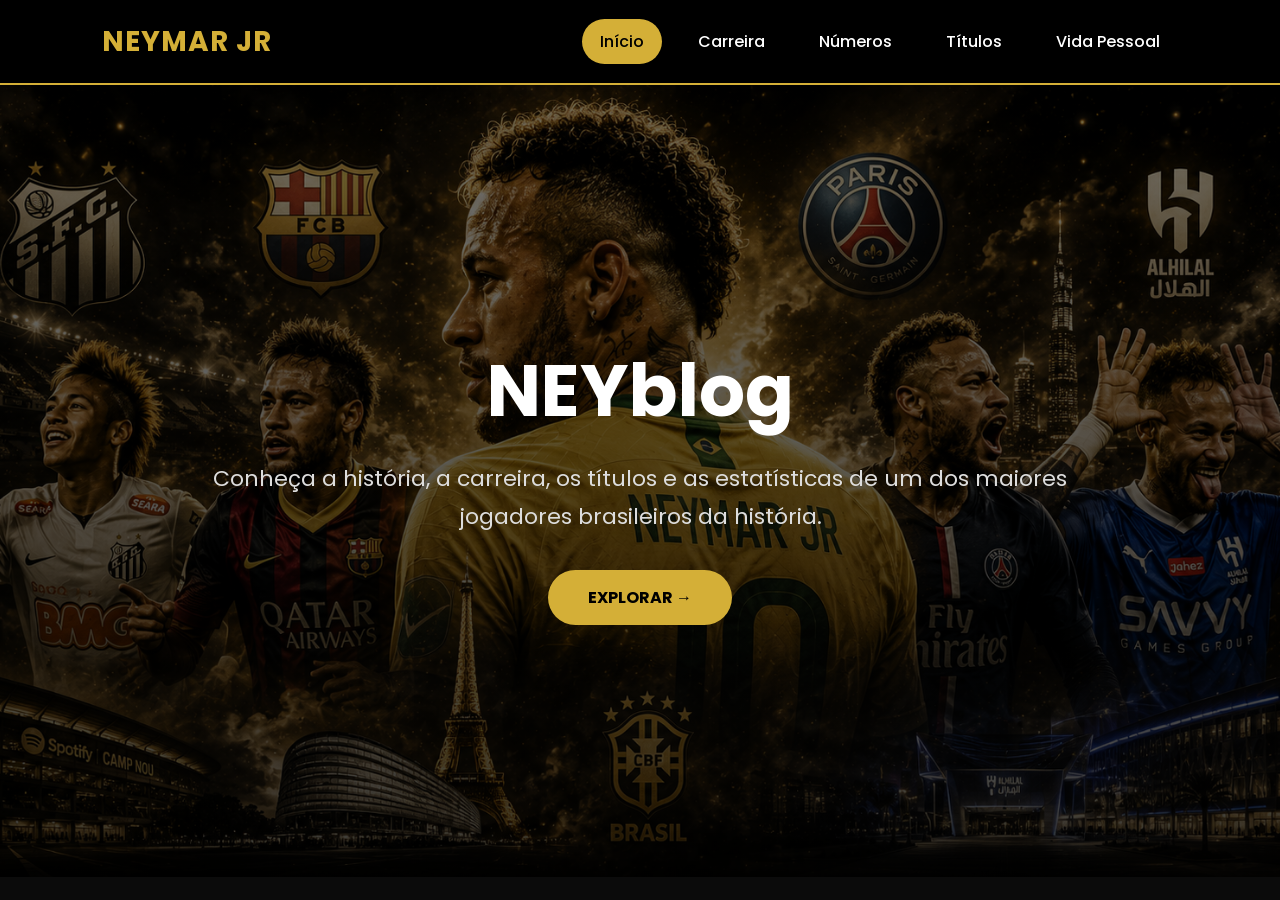
<file: index.html>
<!DOCTYPE html>
<html lang="pt-BR">

<head>

<meta charset="UTF-8">
<meta name="viewport" content="width=device-width, initial-scale=1.0">

<title>| Página Inicial</title>

<link rel="stylesheet" href="style.css">

<link rel="preconnect" href="https://fonts.googleapis.com">
<link rel="preconnect" href="https://fonts.gstatic.com" crossorigin>

<link href="https://fonts.googleapis.com/css2?family=Poppins:wght@300;400;500;600;700;800&display=swap" rel="stylesheet">

</head>

<body>

<header>

<div class="logo">

NEYMAR JR

</div>

<nav>

<a class="ativo" href="index.html">Início</a>

<a href="carreira.html">Carreira</a>

<a href="numeros.html">Números</a>

<a href="titulos.html">Títulos</a>

<a href="vida.html">Vida Pessoal</a>

</nav>

</header>

<section class="hero">

<div class="overlay"></div>

<div class="conteudo">

<h1>NEYblog</h1>

<p>

Conheça a história, a carreira, os títulos
e as estatísticas de um dos maiores jogadores
brasileiros da história.

</p>

<a href="carreira.html" class="btn">

EXPLORAR →

</a>

</div>

</section>
</file>
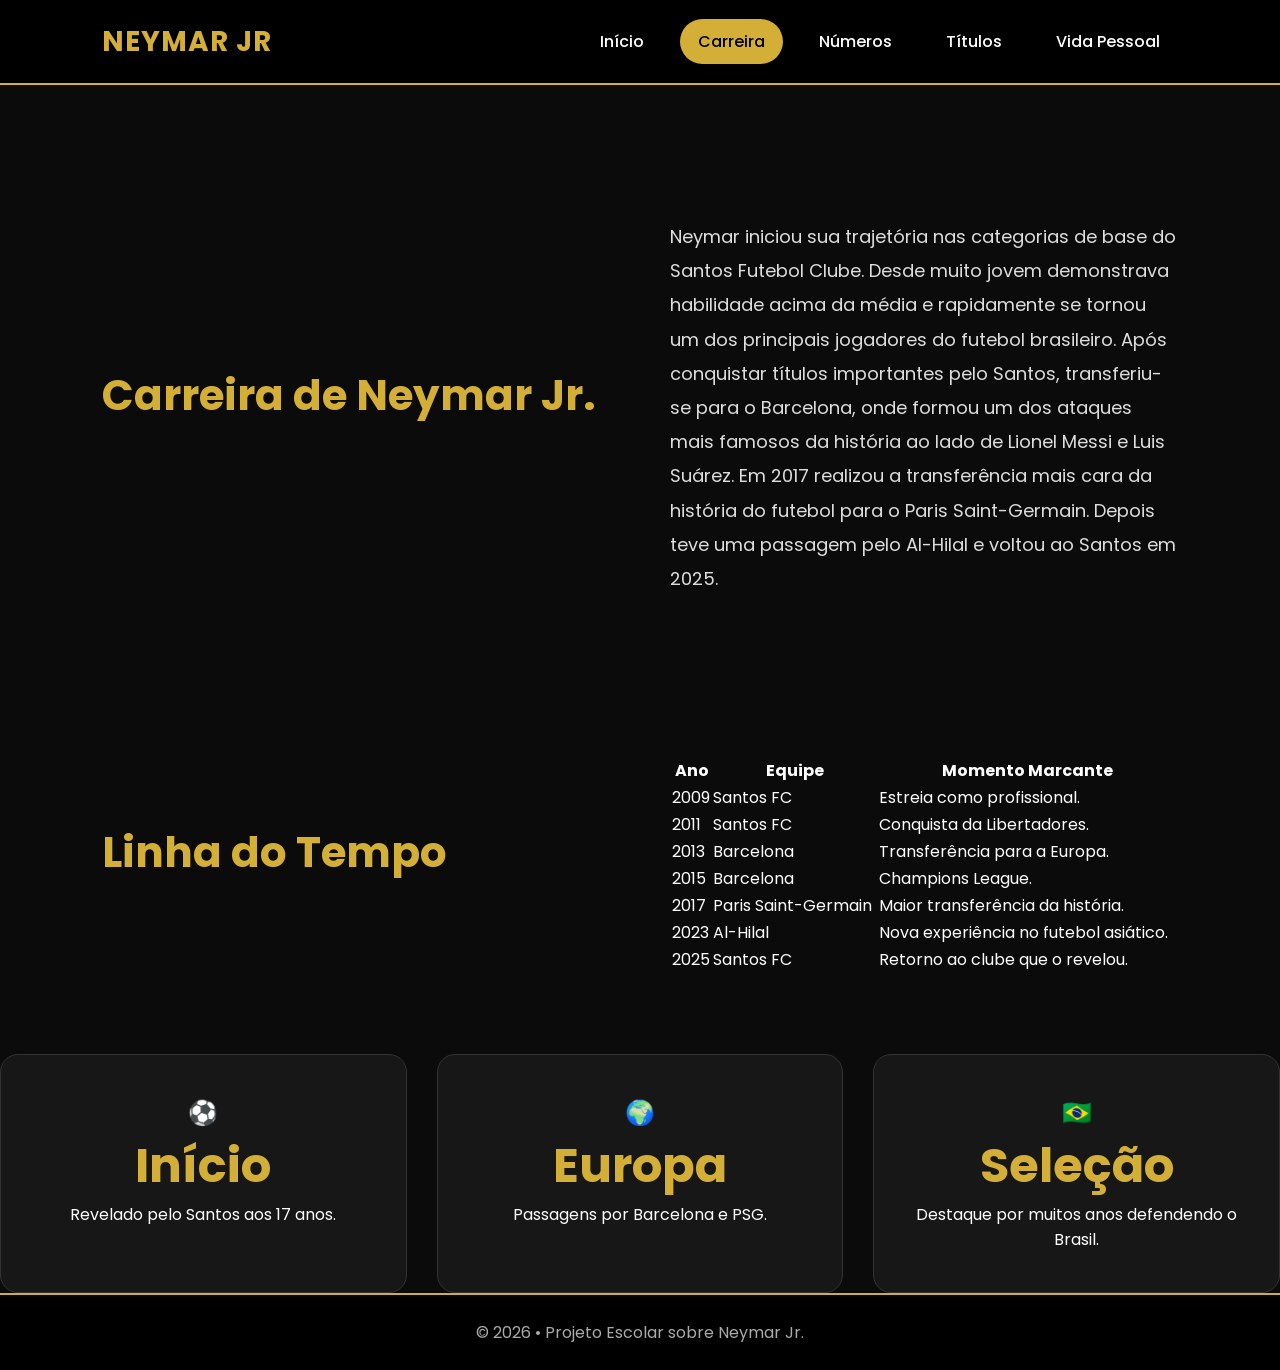
<file: carreira.html>
<!DOCTYPE html>
<html lang="pt-BR">

<head>

<meta charset="UTF-8">
<meta name="viewport" content="width=device-width, initial-scale=1.0">

<title>Carreira | Neymar Jr</title>

<link rel="stylesheet" href="style.css">

<link rel="preconnect" href="https://fonts.googleapis.com">
<link rel="preconnect" href="https://fonts.gstatic.com" crossorigin>

<link href="https://fonts.googleapis.com/css2?family=Poppins:wght@300;400;600;700&display=swap" rel="stylesheet">

</head>

<body>

<header>

<div class="logo">
 NEYMAR JR
</div>

<nav>

<a href="index.html">Início</a>

<a class="ativo" href="carreira.html">Carreira</a>

<a href="numeros.html">Números</a>

<a href="titulos.html">Títulos</a>

<a href="vida.html">Vida Pessoal</a>

</nav>

</header>

<section class="sobre" style="margin-top:140px;">

<h2>Carreira de Neymar Jr.</h2>

<p>

Neymar iniciou sua trajetória nas categorias de base do Santos Futebol Clube.
Desde muito jovem demonstrava habilidade acima da média e rapidamente se tornou
um dos principais jogadores do futebol brasileiro.

Após conquistar títulos importantes pelo Santos, transferiu-se para o Barcelona,
onde formou um dos ataques mais famosos da história ao lado de Lionel Messi e
Luis Suárez.

Em 2017 realizou a transferência mais cara da história do futebol para o Paris
Saint-Germain. Depois teve uma passagem pelo Al-Hilal e voltou ao Santos em 2025.

</p>

</section>

<section class="sobre">

<h2>Linha do Tempo</h2>

<table>

<tr>

<th>Ano</th>

<th>Equipe</th>

<th>Momento Marcante</th>

</tr>

<tr>

<td>2009</td>

<td>Santos FC</td>

<td>Estreia como profissional.</td>

</tr>

<tr>

<td>2011</td>

<td>Santos FC</td>

<td>Conquista da Libertadores.</td>

</tr>

<tr>

<td>2013</td>

<td>Barcelona</td>

<td>Transferência para a Europa.</td>

</tr>

<tr>

<td>2015</td>

<td>Barcelona</td>

<td>Champions League.</td>

</tr>

<tr>

<td>2017</td>

<td>Paris Saint-Germain</td>

<td>Maior transferência da história.</td>

</tr>

<tr>

<td>2023</td>

<td>Al-Hilal</td>

<td>Nova experiência no futebol asiático.</td>

</tr>

<tr>

<td>2025</td>

<td>Santos FC</td>

<td>Retorno ao clube que o revelou.</td>

</tr>

</table>

</section>

<section class="cards">

<div class="card">

<h2>⚽</h2>

<h3>Início</h3>

<p>

Revelado pelo Santos aos 17 anos.

</p>

</div>

<div class="card">

<h2>🌍</h2>

<h3>Europa</h3>

<p>

Passagens por Barcelona e PSG.

</p>

</div>

<div class="card">

<h2>🇧🇷</h2>

<h3>Seleção</h3>

<p>

Destaque por muitos anos defendendo o Brasil.

</p>

</div>

</section>

<footer>

<p>

© 2026 • Projeto Escolar sobre Neymar Jr.

</p>

</footer>

</body>

</html>
</file>
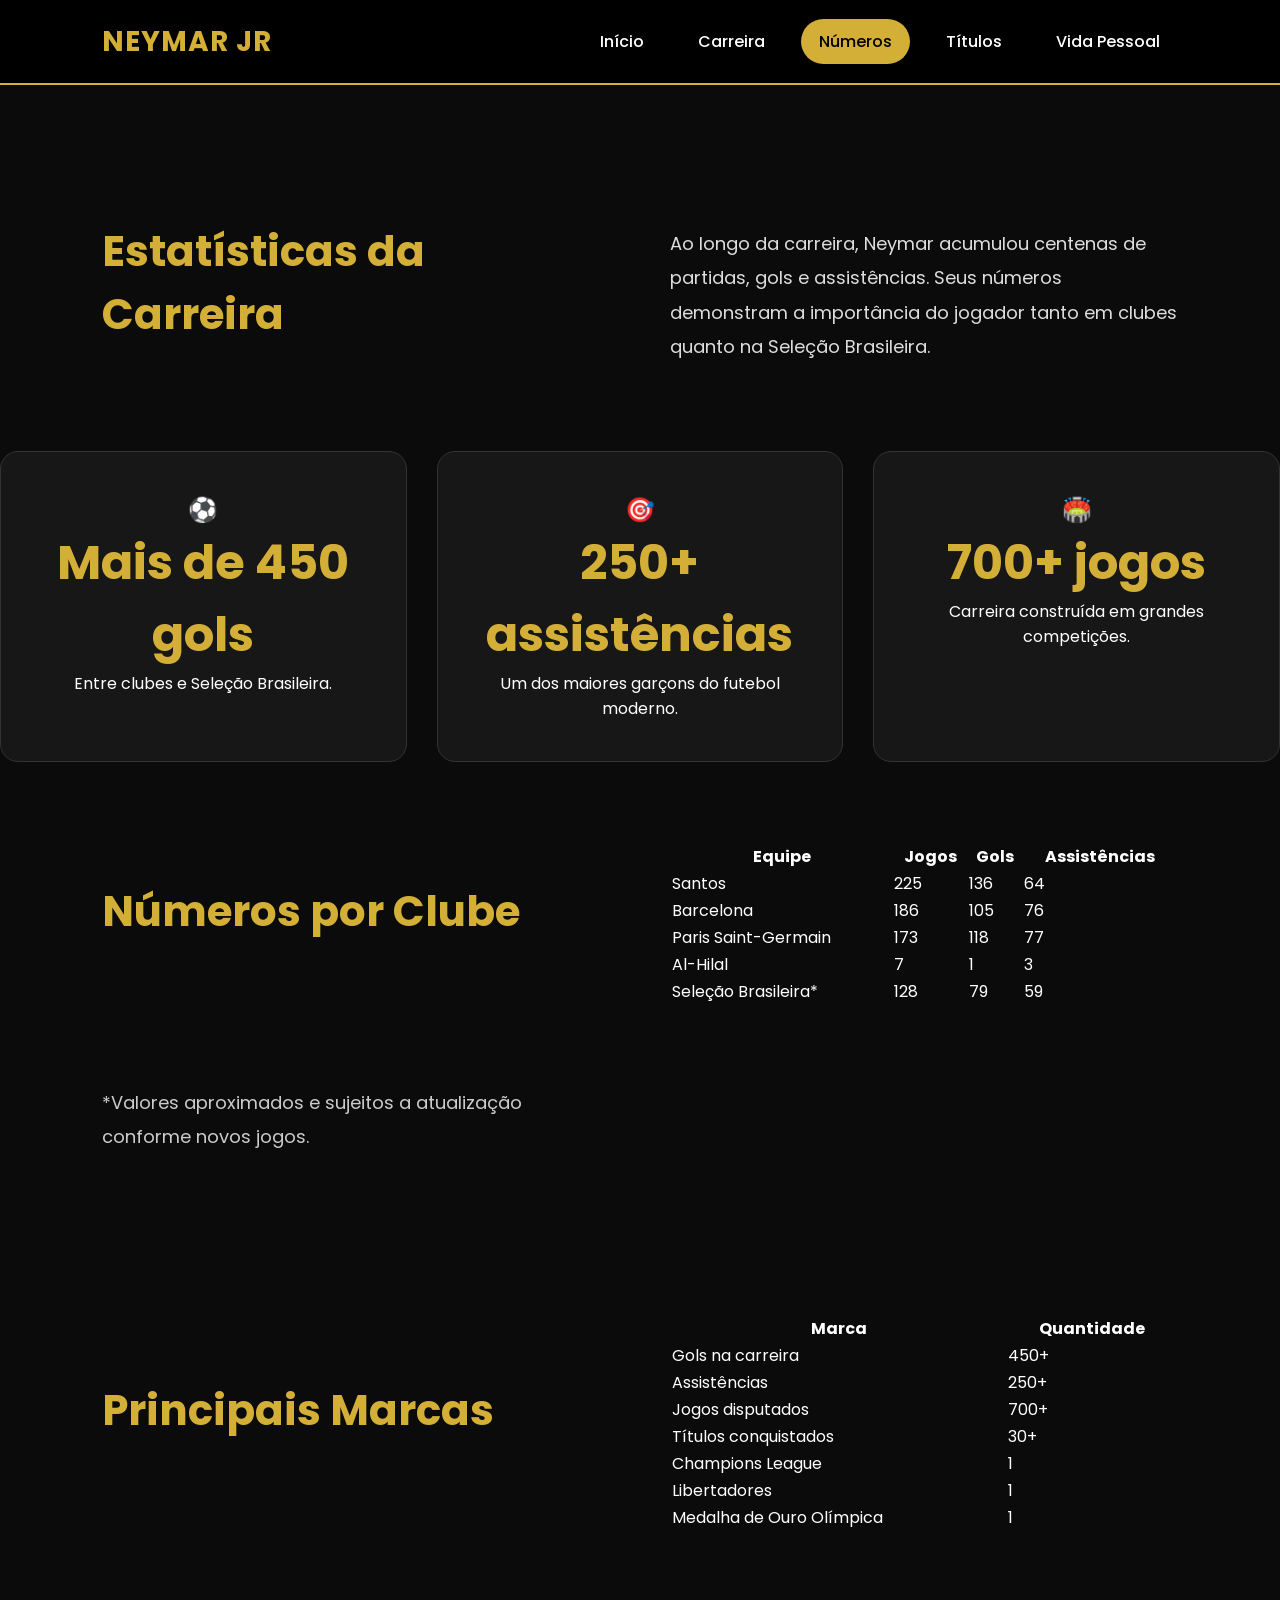
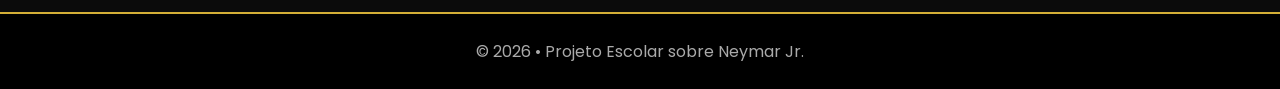
<file: numeros.html>
<!DOCTYPE html>
<html lang="pt-BR">

<head>

<meta charset="UTF-8">
<meta name="viewport" content="width=device-width, initial-scale=1.0">

<title>Números | Neymar Jr</title>

<link rel="stylesheet" href="style.css">

<link rel="preconnect" href="https://fonts.googleapis.com">
<link rel="preconnect" href="https://fonts.gstatic.com" crossorigin>

<link href="https://fonts.googleapis.com/css2?family=Poppins:wght@300;400;600;700&display=swap" rel="stylesheet">

</head>

<body>

<header>

<div class="logo">
NEYMAR JR
</div>

<nav>

<a href="index.html">Início</a>

<a href="carreira.html">Carreira</a>

<a class="ativo" href="numeros.html">Números</a>

<a href="titulos.html">Títulos</a>

<a href="vida.html">Vida Pessoal</a>

</nav>

</header>

<section class="sobre" style="margin-top:140px;">

<h2>Estatísticas da Carreira</h2>

<p>

Ao longo da carreira, Neymar acumulou centenas de partidas, gols e assistências.
Seus números demonstram a importância do jogador tanto em clubes quanto na Seleção Brasileira.

</p>

</section>

<section class="cards">

<div class="card">

<h2>⚽</h2>

<h3>Mais de 450 gols</h3>

<p>Entre clubes e Seleção Brasileira.</p>

</div>

<div class="card">

<h2>🎯</h2>

<h3>250+ assistências</h3>

<p>Um dos maiores garçons do futebol moderno.</p>

</div>

<div class="card">

<h2>🏟️</h2>

<h3>700+ jogos</h3>

<p>Carreira construída em grandes competições.</p>

</div>

</section>

<section class="sobre">

<h2>Números por Clube</h2>

<table>

<tr>

<th>Equipe</th>
<th>Jogos</th>
<th>Gols</th>
<th>Assistências</th>

</tr>

<tr>
<td>Santos</td>
<td>225</td>
<td>136</td>
<td>64</td>
</tr>

<tr>
<td>Barcelona</td>
<td>186</td>
<td>105</td>
<td>76</td>
</tr>

<tr>
<td>Paris Saint-Germain</td>
<td>173</td>
<td>118</td>
<td>77</td>
</tr>

<tr>
<td>Al-Hilal</td>
<td>7</td>
<td>1</td>
<td>3</td>
</tr>

<tr>
<td>Seleção Brasileira*</td>
<td>128</td>
<td>79</td>
<td>59</td>
</tr>

</table>

<p style="margin-top:20px; color:#ccc;">
*Valores aproximados e sujeitos a atualização conforme novos jogos.
</p>

</section>

<section class="sobre">

<h2>Principais Marcas</h2>

<table>

<tr>

<th>Marca</th>

<th>Quantidade</th>

</tr>

<tr>

<td>Gols na carreira</td>

<td>450+</td>

</tr>

<tr>

<td>Assistências</td>

<td>250+</td>

</tr>

<tr>

<td>Jogos disputados</td>

<td>700+</td>

</tr>

<tr>

<td>Títulos conquistados</td>

<td>30+</td>

</tr>

<tr>

<td>Champions League</td>

<td>1</td>

</tr>

<tr>

<td>Libertadores</td>

<td>1</td>

</tr>

<tr>

<td>Medalha de Ouro Olímpica</td>

<td>1</td>

</tr>

</table>

</section>

<footer>

<p>

© 2026 • Projeto Escolar sobre Neymar Jr.

</p>

</footer>

</body>

</html>
</file>
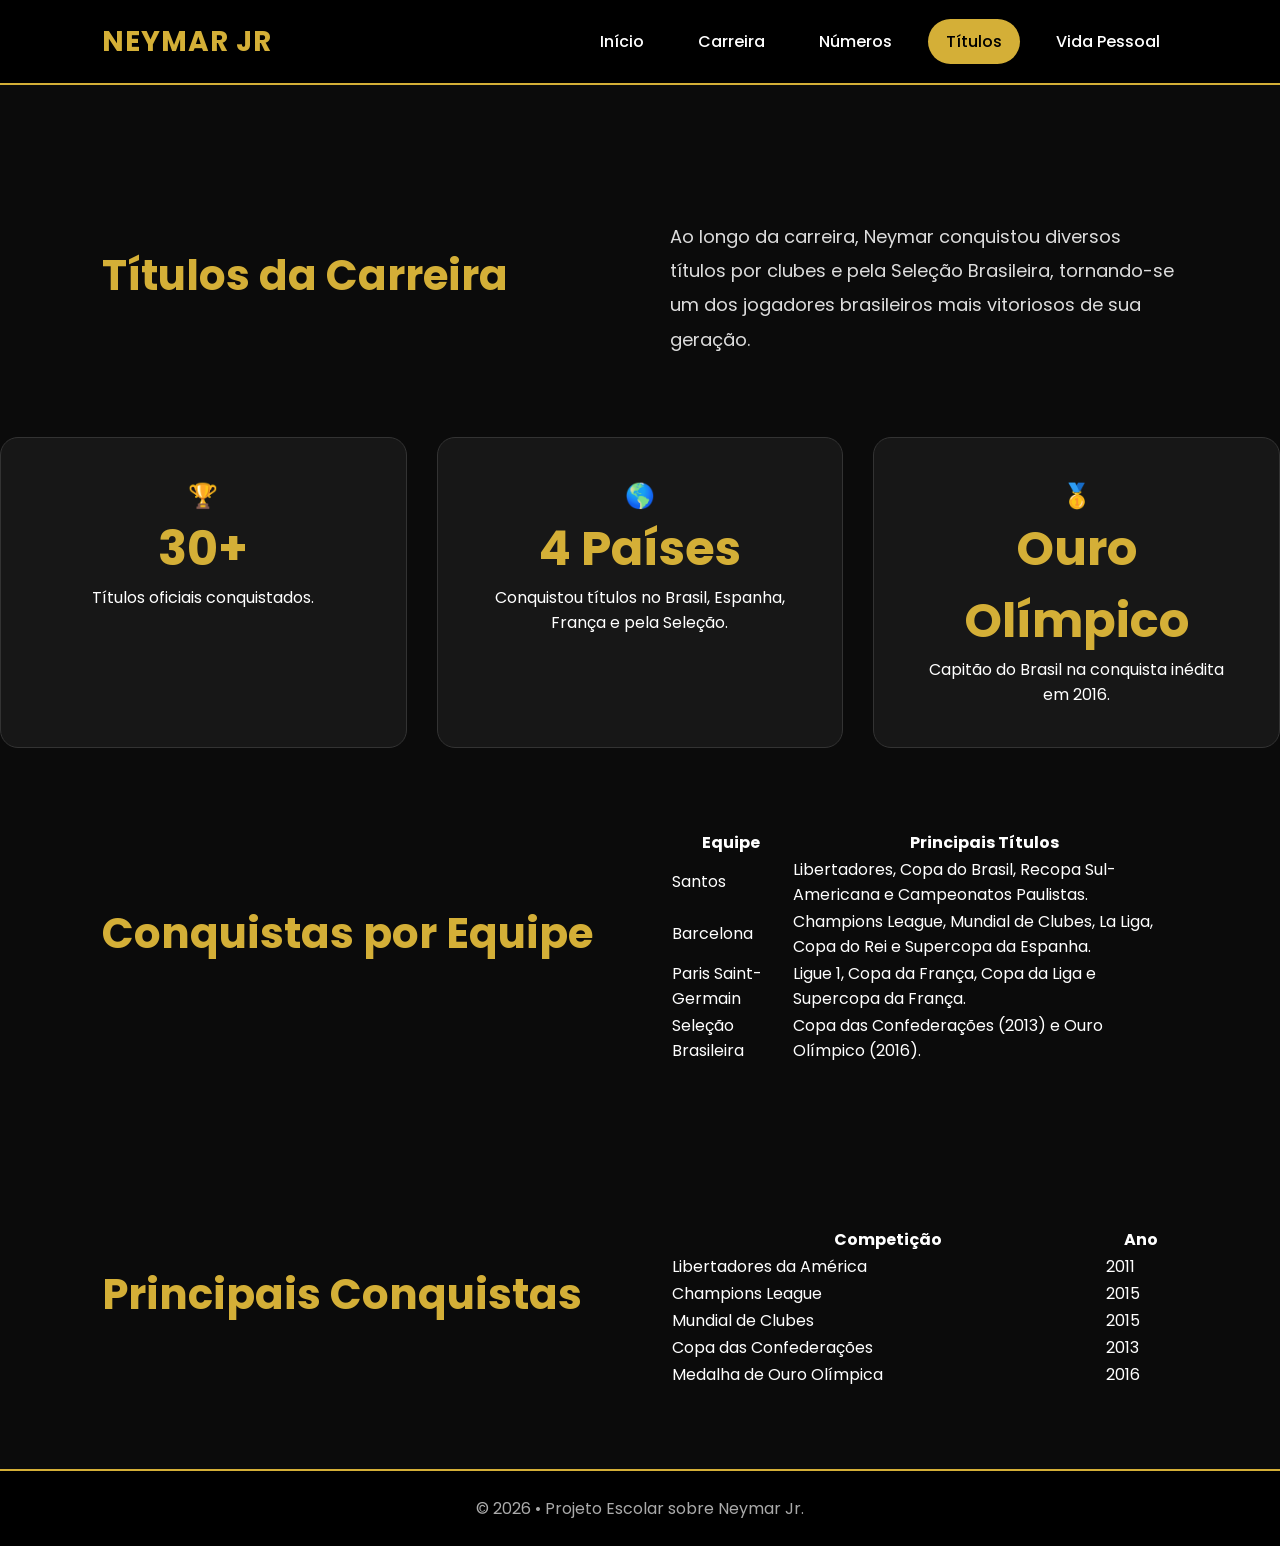
<file: titulos.html>
<!DOCTYPE html>
<html lang="pt-BR">

<head>

<meta charset="UTF-8">
<meta name="viewport" content="width=device-width, initial-scale=1.0">

<title>Títulos | Neymar Jr</title>

<link rel="stylesheet" href="style.css">

<link rel="preconnect" href="https://fonts.googleapis.com">
<link rel="preconnect" href="https://fonts.gstatic.com" crossorigin>

<link href="https://fonts.googleapis.com/css2?family=Poppins:wght@300;400;600;700&display=swap" rel="stylesheet">

</head>

<body>

<header>

<div class="logo">
NEYMAR JR
</div>

<nav>

<a href="index.html">Início</a>

<a href="carreira.html">Carreira</a>

<a href="numeros.html">Números</a>

<a class="ativo" href="titulos.html">Títulos</a>

<a href="vida.html">Vida Pessoal</a>

</nav>

</header>

<section class="sobre" style="margin-top:140px;">

<h2>Títulos da Carreira</h2>

<p>

Ao longo da carreira, Neymar conquistou diversos títulos por clubes e pela Seleção Brasileira, tornando-se um dos jogadores brasileiros mais vitoriosos de sua geração.

</p>

</section>

<section class="cards">

<div class="card">

<h2>🏆</h2>

<h3>30+</h3>

<p>Títulos oficiais conquistados.</p>

</div>

<div class="card">

<h2>🌎</h2>

<h3>4 Países</h3>

<p>Conquistou títulos no Brasil, Espanha, França e pela Seleção.</p>

</div>

<div class="card">

<h2>🥇</h2>

<h3>Ouro Olímpico</h3>

<p>Capitão do Brasil na conquista inédita em 2016.</p>

</div>

</section>

<section class="sobre">

<h2>Conquistas por Equipe</h2>

<table>

<tr>
<th>Equipe</th>
<th>Principais Títulos</th>
</tr>

<tr>
<td>Santos</td>
<td>Libertadores, Copa do Brasil, Recopa Sul-Americana e Campeonatos Paulistas.</td>
</tr>

<tr>
<td>Barcelona</td>
<td>Champions League, Mundial de Clubes, La Liga, Copa do Rei e Supercopa da Espanha.</td>
</tr>

<tr>
<td>Paris Saint-Germain</td>
<td>Ligue 1, Copa da França, Copa da Liga e Supercopa da França.</td>
</tr>

<tr>
<td>Seleção Brasileira</td>
<td>Copa das Confederações (2013) e Ouro Olímpico (2016).</td>
</tr>

</table>

</section>

<section class="sobre">

<h2>Principais Conquistas</h2>

<table>

<tr>
<th>Competição</th>
<th>Ano</th>
</tr>

<tr>
<td>Libertadores da América</td>
<td>2011</td>
</tr>

<tr>
<td>Champions League</td>
<td>2015</td>
</tr>

<tr>
<td>Mundial de Clubes</td>
<td>2015</td>
</tr>

<tr>
<td>Copa das Confederações</td>
<td>2013</td>
</tr>

<tr>
<td>Medalha de Ouro Olímpica</td>
<td>2016</td>
</tr>

</table>

</section>

<footer>

<p>

© 2026 • Projeto Escolar sobre Neymar Jr.

</p>

</footer>

</body>

</html>
</file>
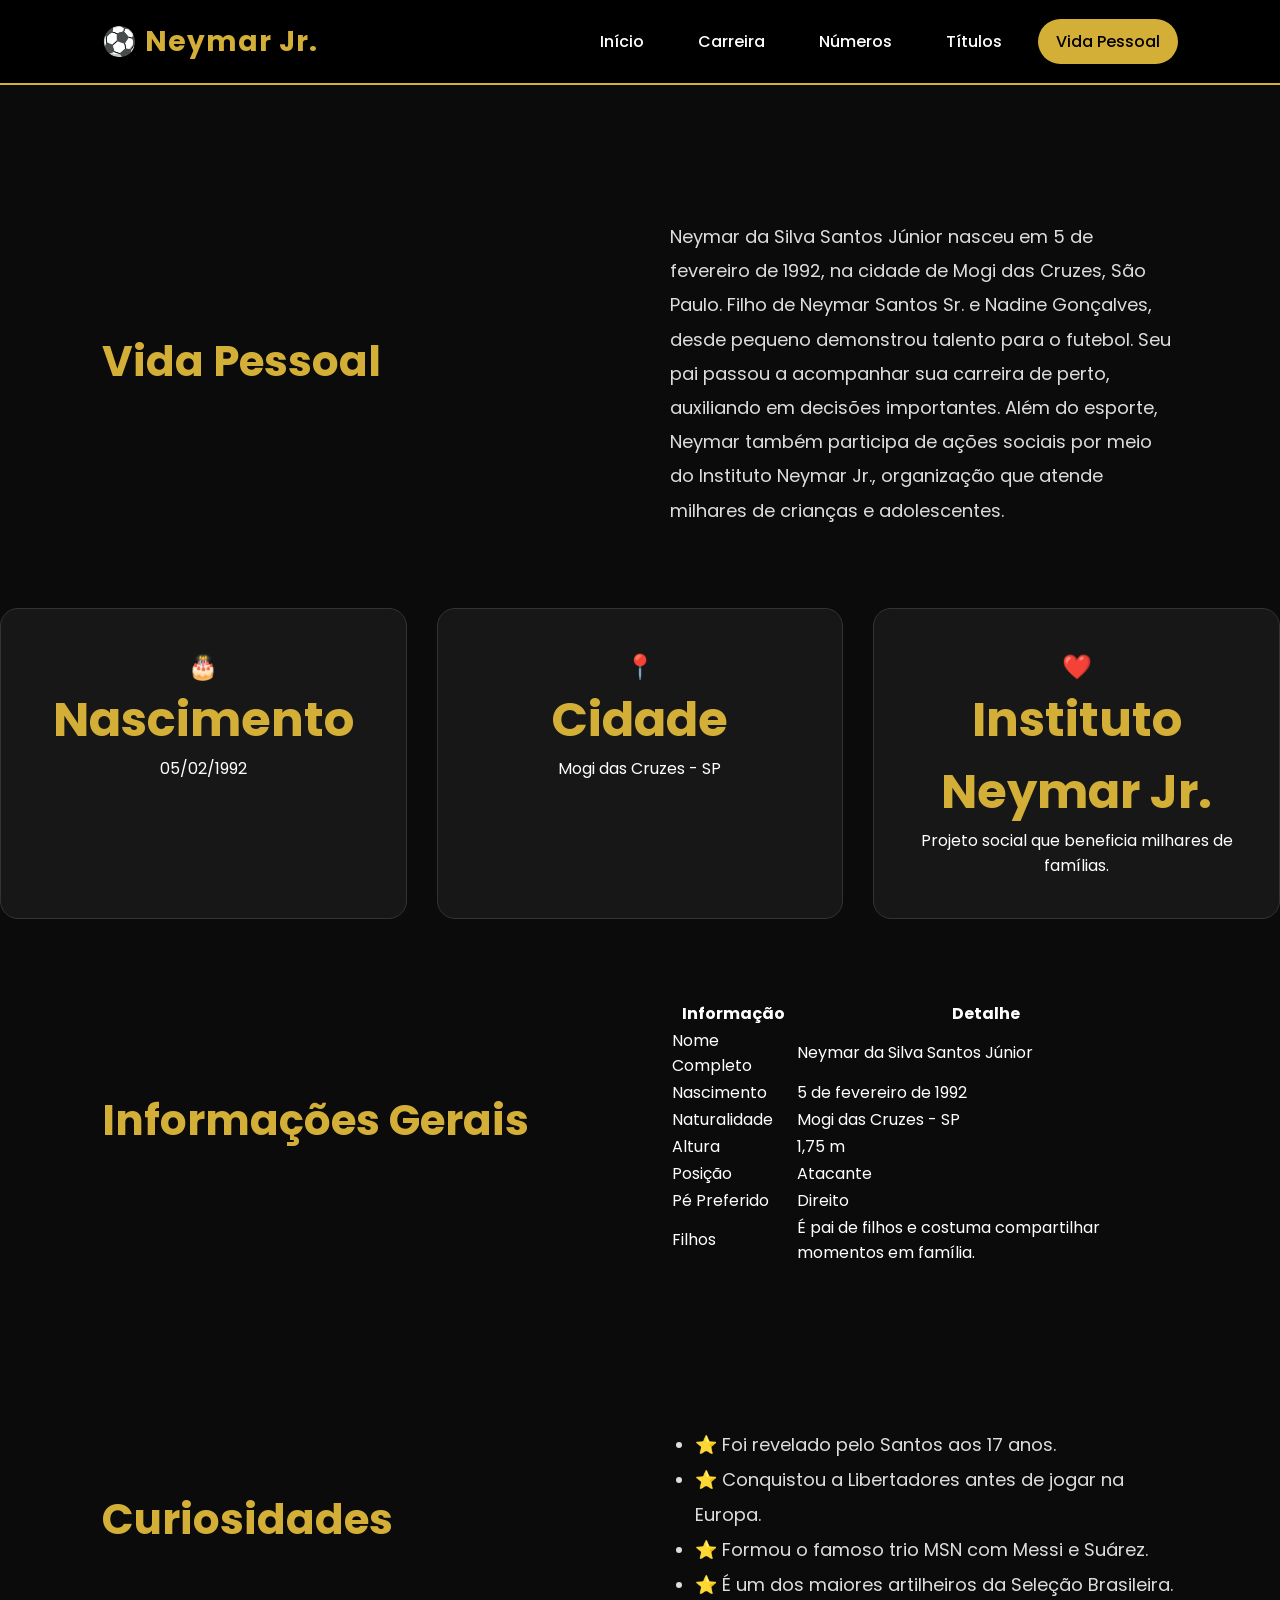
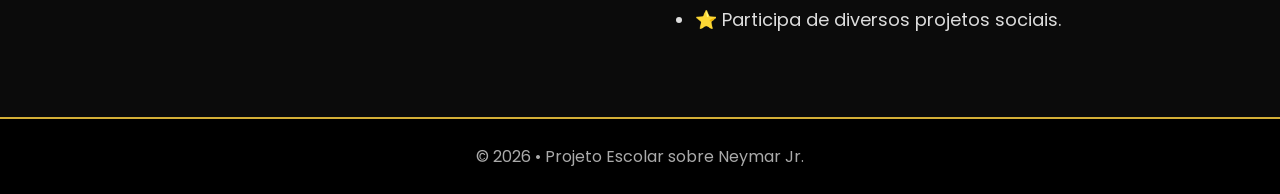
<file: vida pessoal.html>
<!DOCTYPE html>
<html lang="pt-BR">

<head>

<meta charset="UTF-8">
<meta name="viewport" content="width=device-width, initial-scale=1.0">

<title>Vida Pessoal | Neymar Jr</title>

<link rel="stylesheet" href="style.css">

<link rel="preconnect" href="https://fonts.googleapis.com">
<link rel="preconnect" href="https://fonts.gstatic.com" crossorigin>

<link href="https://fonts.googleapis.com/css2?family=Poppins:wght@300;400;600;700&display=swap" rel="stylesheet">

</head>

<body>

<header>

<div class="logo">
⚽ Neymar Jr.
</div>

<nav>

<a href="index.html">Início</a>

<a href="carreira.html">Carreira</a>

<a href="numeros.html">Números</a>

<a href="titulos.html">Títulos</a>

<a class="ativo" href="vida.html">Vida Pessoal</a>

</nav>

</header>

<section class="sobre" style="margin-top:140px;">

<h2>Vida Pessoal</h2>

<p>

Neymar da Silva Santos Júnior nasceu em 5 de fevereiro de 1992, na cidade de Mogi das Cruzes, São Paulo.

Filho de Neymar Santos Sr. e Nadine Gonçalves, desde pequeno demonstrou talento para o futebol. Seu pai passou a acompanhar sua carreira de perto, auxiliando em decisões importantes.

Além do esporte, Neymar também participa de ações sociais por meio do Instituto Neymar Jr., organização que atende milhares de crianças e adolescentes.

</p>

</section>

<section class="cards">

<div class="card">

<h2>🎂</h2>

<h3>Nascimento</h3>

<p>

05/02/1992

</p>

</div>

<div class="card">

<h2>📍</h2>

<h3>Cidade</h3>

<p>

Mogi das Cruzes - SP

</p>

</div>

<div class="card">

<h2>❤️</h2>

<h3>Instituto Neymar Jr.</h3>

<p>

Projeto social que beneficia milhares de famílias.

</p>

</div>

</section>

<section class="sobre">

<h2>Informações Gerais</h2>

<table>

<tr>

<th>Informação</th>

<th>Detalhe</th>

</tr>

<tr>

<td>Nome Completo</td>

<td>Neymar da Silva Santos Júnior</td>

</tr>

<tr>

<td>Nascimento</td>

<td>5 de fevereiro de 1992</td>

</tr>

<tr>

<td>Naturalidade</td>

<td>Mogi das Cruzes - SP</td>

</tr>

<tr>

<td>Altura</td>

<td>1,75 m</td>

</tr>

<tr>

<td>Posição</td>

<td>Atacante</td>

</tr>

<tr>

<td>Pé Preferido</td>

<td>Direito</td>

</tr>

<tr>

<td>Filhos</td>

<td>É pai de filhos e costuma compartilhar momentos em família.</td>

</tr>

</table>

</section>

<section class="sobre">

<h2>Curiosidades</h2>

<ul style="line-height:35px; color:#ddd; font-size:18px; margin-left:25px;">

<li>⭐ Foi revelado pelo Santos aos 17 anos.</li>

<li>⭐ Conquistou a Libertadores antes de jogar na Europa.</li>

<li>⭐ Formou o famoso trio MSN com Messi e Suárez.</li>

<li>⭐ É um dos maiores artilheiros da Seleção Brasileira.</li>

<li>⭐ Participa de diversos projetos sociais.</li>

</ul>

</section>

<footer>

<p>

© 2026 • Projeto Escolar sobre Neymar Jr.

</p>

</footer>

</body>

</html>
</file>
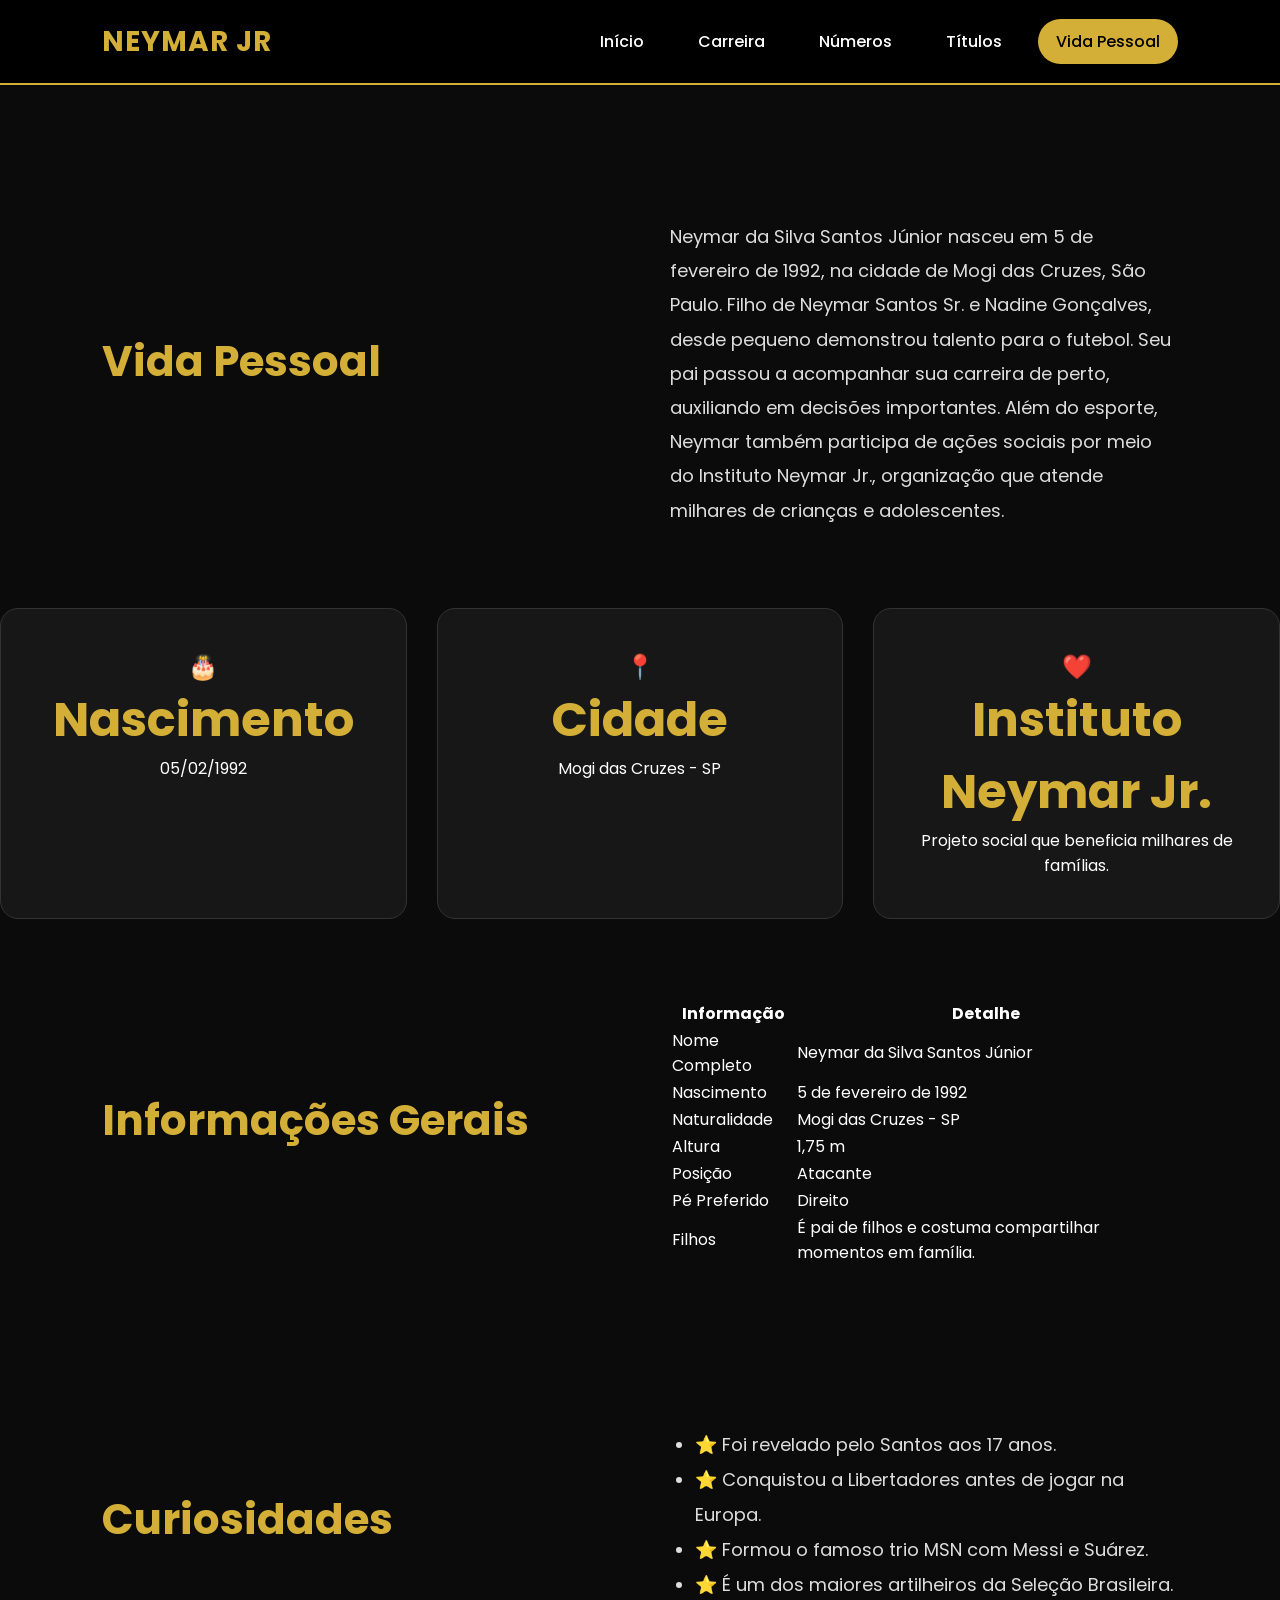
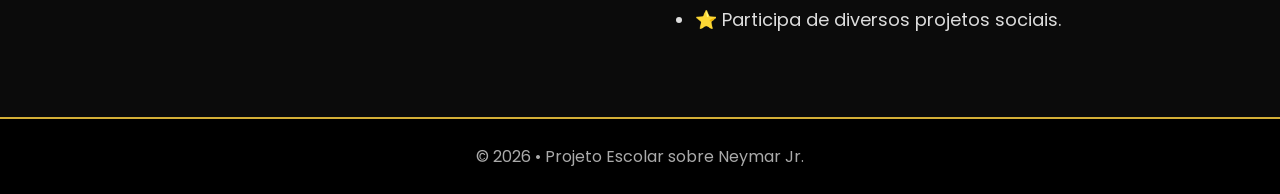
<file: vida.html>
<!DOCTYPE html>
<html lang="pt-BR">

<head>

<meta charset="UTF-8">
<meta name="viewport" content="width=device-width, initial-scale=1.0">

<title>Vida Pessoal | Neymar Jr</title>

<link rel="stylesheet" href="style.css">

<link rel="preconnect" href="https://fonts.googleapis.com">
<link rel="preconnect" href="https://fonts.gstatic.com" crossorigin>

<link href="https://fonts.googleapis.com/css2?family=Poppins:wght@300;400;600;700&display=swap" rel="stylesheet">

</head>

<body>

<header>

<div class="logo">
NEYMAR JR
</div>

<nav>

<a href="index.html">Início</a>

<a href="carreira.html">Carreira</a>

<a href="numeros.html">Números</a>

<a href="titulos.html">Títulos</a>

<a class="ativo" href="vida.html">Vida Pessoal</a>

</nav>

</header>

<section class="sobre" style="margin-top:140px;">

<h2>Vida Pessoal</h2>

<p>

Neymar da Silva Santos Júnior nasceu em 5 de fevereiro de 1992, na cidade de Mogi das Cruzes, São Paulo.

Filho de Neymar Santos Sr. e Nadine Gonçalves, desde pequeno demonstrou talento para o futebol. Seu pai passou a acompanhar sua carreira de perto, auxiliando em decisões importantes.

Além do esporte, Neymar também participa de ações sociais por meio do Instituto Neymar Jr., organização que atende milhares de crianças e adolescentes.

</p>

</section>

<section class="cards">

<div class="card">

<h2>🎂</h2>

<h3>Nascimento</h3>

<p>

05/02/1992

</p>

</div>

<div class="card">

<h2>📍</h2>

<h3>Cidade</h3>

<p>

Mogi das Cruzes - SP

</p>

</div>

<div class="card">

<h2>❤️</h2>

<h3>Instituto Neymar Jr.</h3>

<p>

Projeto social que beneficia milhares de famílias.

</p>

</div>

</section>

<section class="sobre">

<h2>Informações Gerais</h2>

<table>

<tr>

<th>Informação</th>

<th>Detalhe</th>

</tr>

<tr>

<td>Nome Completo</td>

<td>Neymar da Silva Santos Júnior</td>

</tr>

<tr>

<td>Nascimento</td>

<td>5 de fevereiro de 1992</td>

</tr>

<tr>

<td>Naturalidade</td>

<td>Mogi das Cruzes - SP</td>

</tr>

<tr>

<td>Altura</td>

<td>1,75 m</td>

</tr>

<tr>

<td>Posição</td>

<td>Atacante</td>

</tr>

<tr>

<td>Pé Preferido</td>

<td>Direito</td>

</tr>

<tr>

<td>Filhos</td>

<td>É pai de filhos e costuma compartilhar momentos em família.</td>

</tr>

</table>

</section>

<section class="sobre">

<h2>Curiosidades</h2>

<ul style="line-height:35px; color:#ddd; font-size:18px; margin-left:25px;">

<li>⭐ Foi revelado pelo Santos aos 17 anos.</li>

<li>⭐ Conquistou a Libertadores antes de jogar na Europa.</li>

<li>⭐ Formou o famoso trio MSN com Messi e Suárez.</li>

<li>⭐ É um dos maiores artilheiros da Seleção Brasileira.</li>

<li>⭐ Participa de diversos projetos sociais.</li>

</ul>

</section>

<footer>

<p>

© 2026 • Projeto Escolar sobre Neymar Jr.

</p>

</footer>

</body>

</html>
</file>
<file: style.css>
/* ========================= */
/* CONFIGURAÇÕES GERAIS */
/* ========================= */

*{
    margin:0;
    padding:0;
    box-sizing:border-box;
    font-family:'Poppins',sans-serif;
}

html{
    scroll-behavior:smooth;
}

body{
    background:#0b0b0b;
    color:#fff;
}

/* ========================= */
/* HEADER */
/* ========================= */

header{

    width:100%;
    height:85px;

    background:#000;

    display:flex;

    justify-content:space-between;

    align-items:center;

    padding:0 8%;

    position:fixed;

    top:0;

    left:0;

    z-index:999;

    border-bottom:2px solid #d4af37;

}

.logo{

    font-size:28px;

    font-weight:700;

    color:#d4af37;

    letter-spacing:1px;

}

nav{

    display:flex;

    gap:18px;

}

nav a{

    text-decoration:none;

    color:white;

    font-weight:500;

    padding:10px 18px;

    border-radius:30px;

    transition:.35s;

}

nav a:hover{

    background:#d4af37;

    color:black;

}

.ativo{

    background:#d4af37;

    color:black;

}

/* ========================= */
/* HERO */
/* ========================= */

/* ========================= */
/* HERO */
/* ========================= */

.hero{

    margin-top:85px;

    height:88vh;

    background:
    linear-gradient(rgba(0,0,0,.55), rgba(0,0,0,.75)),
    url("imagens/banner.jpg");

    background-size:cover;

    background-position:center;

    background-repeat:no-repeat;

    display:flex;

    justify-content:center;

    align-items:center;

    text-align:center;

    padding:30px;

}




.conteudo{

    max-width:900px;

    position:relative;

    z-index:2;

}

.conteudo h1{

    font-size:72px;

    color:#fff;

    margin-bottom:15px;

}

.conteudo p{

    font-size:22px;

    color:#ddd;

    line-height:1.7;

}

.btn{

    display:inline-block;

    margin-top:35px;

    padding:15px 40px;

    background:#d4af37;

    color:#000;

    text-decoration:none;

    border-radius:40px;

    font-weight:700;

    transition:.35s;

}

.btn:hover{

    transform:translateY(-5px);

    background:white;

}

/* ========================= */
/* ESTATÍSTICAS */
/* ========================= */

.estatisticas{

    padding:90px 8%;

}

.estatisticas h2{

    text-align:center;

    font-size:42px;

    color:#d4af37;

    margin-bottom:50px;

}

.cards{

    display:grid;

    grid-template-columns:repeat(auto-fit,minmax(220px,1fr));

    gap:30px;

}

.card{

    background:#171717;

    border:1px solid #333;

    border-radius:18px;

    padding:40px;

    text-align:center;

    transition:.35s;

}

.card:hover{

    transform:translateY(-10px);

    border-color:#d4af37;

}

.card h3{

    font-size:48px;

    color:#d4af37;

}

.card span{

    color:#ddd;

    font-size:20px;

}

/* ========================= */
/* SOBRE */
/* ========================= */

.sobre{

    display:grid;

    grid-template-columns:1fr 1fr;

    gap:60px;

    padding:80px 8%;

    align-items:center;

}

.sobre h2{

    color:#d4af37;

    font-size:42px;

    margin-bottom:25px;

}

.sobre p{

    font-size:18px;

    color:#ddd;

    line-height:1.9;

}

.sobre img{

    width:100%;

    border-radius:20px;

    box-shadow:0 0 30px rgba(212,175,55,.35);

}

/* ========================= */
/* FRASE */
/* ========================= */

.frase{

    padding:90px 8%;

    text-align:center;

    background:#111;

}

.frase h2{

    font-size:38px;

    color:#d4af37;

    font-style:italic;

}

/* ========================= */
/* RODAPÉ */
/* ========================= */

footer{

    background:#000;

    padding:25px;

    text-align:center;

    border-top:2px solid #d4af37;

}

footer p{

    color:#aaa;

}

/* ========================= */
/* CELULAR */
/* ========================= */

@media(max-width:900px){

header{

    flex-direction:column;

    height:auto;

    padding:20px;

}

nav{

    flex-wrap:wrap;

    justify-content:center;

    margin-top:15px;

}

.hero{

    margin-top:140px;

    height:75vh;

}

.conteudo h1{

    font-size:48px;

}

.conteudo p{

    font-size:18px;

}

.sobre{

    grid-template-columns:1fr;

    .tabela{

width:100%;

margin-top:35px;

border-collapse:collapse;

background:#171717;

border-radius:15px;

overflow:hidden;

}

.tabela th{

background:#d4af37;

color:black;

padding:18px;

font-size:18px;

}

.tabela td{

padding:18px;

border-bottom:1px solid #333;

text-align:center;

}

.tabela tr:hover{

background:#222;

transition:.3s;

}

}

}
</file>
